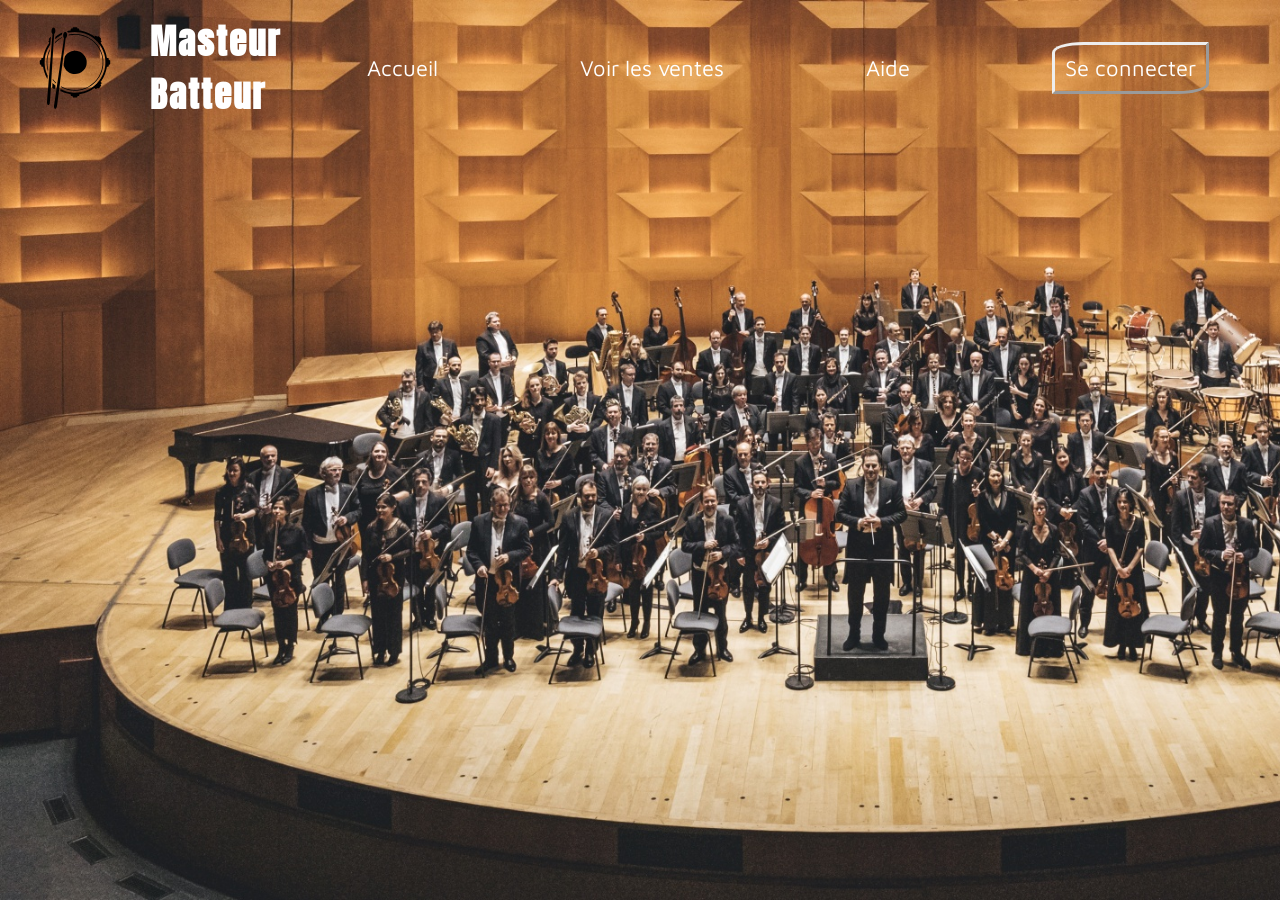
<file: concerto.html>
<!doctype html>   <!-- Chaques balises doivent être refermées -->
<html lang="fr">
	<head> <!-- entête -->
		<meta charset="utf-8">
		<title>Master Batteur</title>
		<link rel="stylesheet" href="../Css/css_main.css">
		<link rel="icon" href="../images/logo.svg" />
		<link rel="preconnect" href="https://fonts.googleapis.com">
		<link rel="preconnect" href="https://fonts.gstatic.com" crossorigin>
		<link href="https://fonts.googleapis.com/css2?family=Anton&display=swap" rel="stylesheet">
		<script src="main.js"></script>
		<script src="https://cdnjs.cloudflare.com/ajax/libs/gsap/3.11.4/gsap.min.js" integrity="sha512-f8mwTB+Bs8a5c46DEm7HQLcJuHMBaH/UFlcgyetMqqkvTcYg4g5VXsYR71b3qC82lZytjNYvBj2pf0VekA9/FQ==" crossorigin="anonymous" referrerpolicy="no-referrer"></script>
	</head>

	<body>
		<section class="top-page">
			<nav class="navbar">
				<ul class="flex3">
					<img class="logo" src="../images/logo.svg" alt="Logo du site">
					<h1>Masteur Batteur</h1>
				</ul>
				<ul class="flex1">
					<a href="../site-web.html">Accueil</a>
					<li>Voir les ventes</li>
					<li>Aide</li>
					<a href="page_connexion.html" target="_blank" style="color:white" class="button">Se connecter</a>
				</ul>
			</nav>
		</section>
</file>
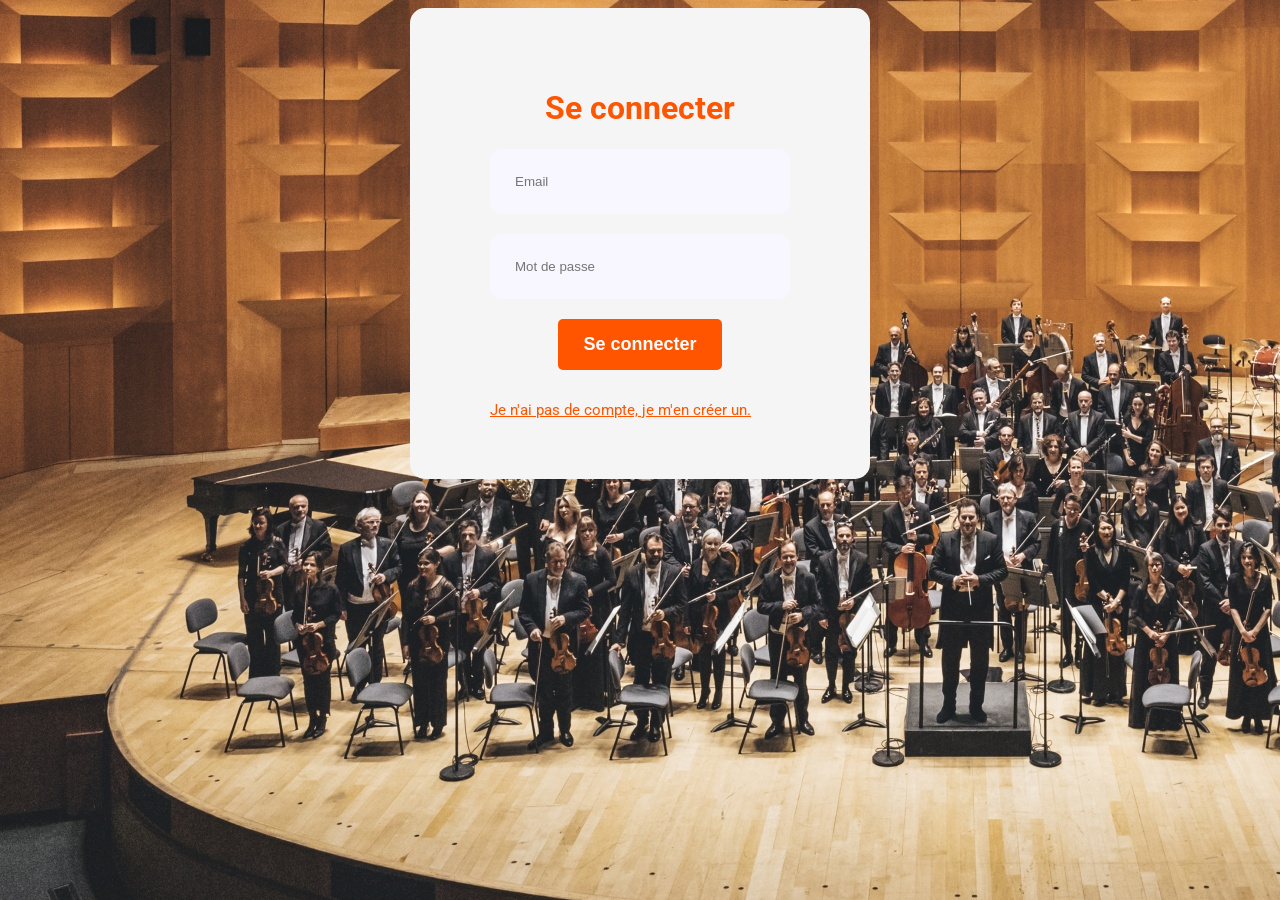
<file: page_connexion.html>
<!doctype html>   <!-- Chaques balises doivent être refermées -->
<html lang="fr">
    <head>
        <meta charset="UTF-8">
        <meta http-equiv="X-UA-Compatible" content="IE=edge">
        <meta name="viewport" content="width=device-width, initial-scale=1.0">
        <title>Page de connexion</title>
        <link rel="icon" href="images/logo.jpg" />
        <link rel="stylesheet" href="../Css/css_page-connexion.css">
        <link rel="stylesheet" href="https://use.fontawesome.com/releases/v5.13.0/css/all.css">
    </head>

    <body>
        <form>
            <h1>Se connecter</h1>
            <div class="inputs">
                <input type="email" placeholder="Email">
                <input type="password" placeholder="Mot de passe">
            </div>
            <div align="center">
                <button type="submit">Se connecter</button>
            </div>
            <a href="page_inscription.html" class="inscription">Je n'ai pas de compte, je m'en créer un.</a>
        </form>
    </body>
</html>
</file>
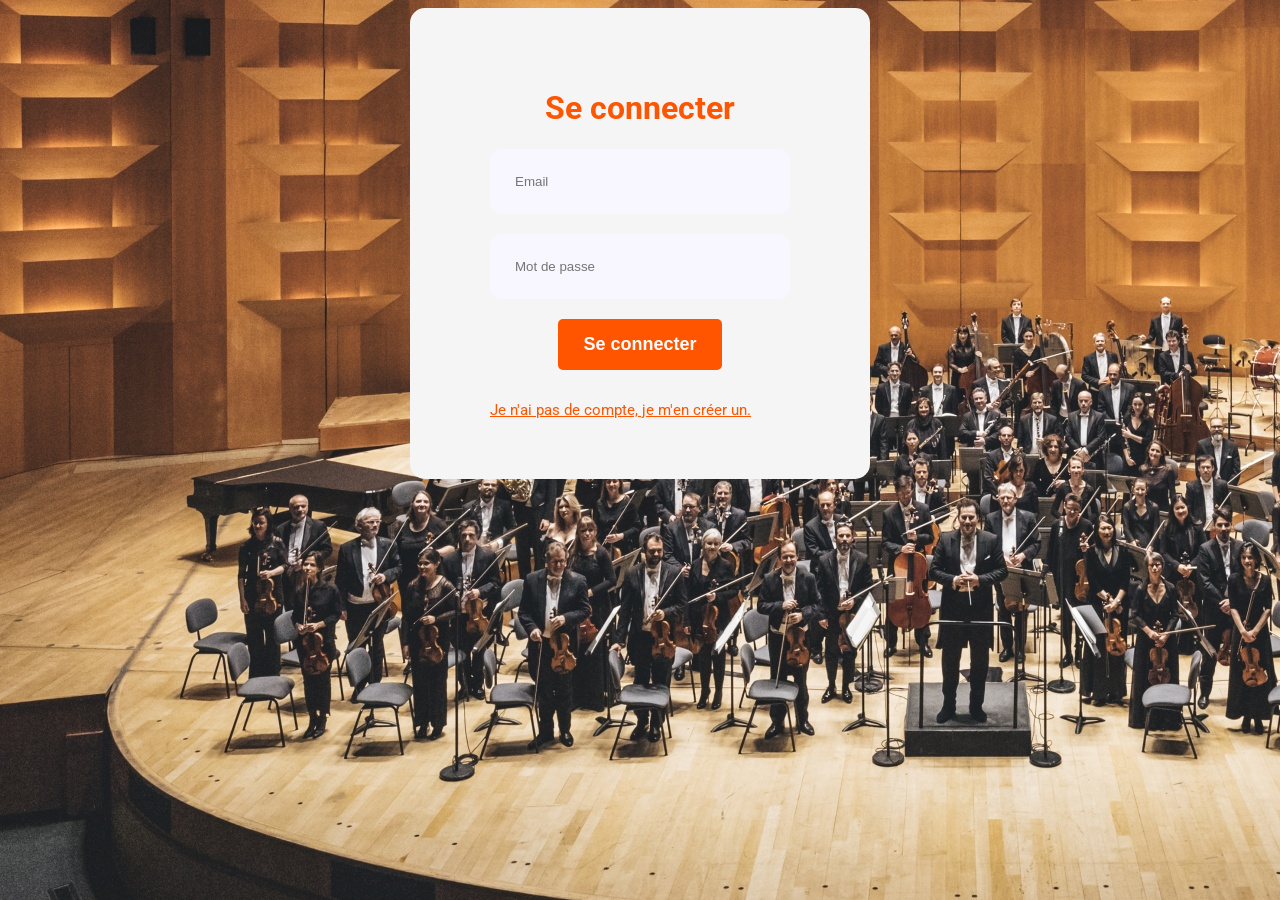
<file: php/page_connexion.html>
<!doctype html>   <!-- Chaques balises doivent être refermées -->
<html lang="fr">
    <head>
        <meta charset="UTF-8">
        <meta http-equiv="X-UA-Compatible" content="IE=edge">
        <meta name="viewport" content="width=device-width, initial-scale=1.0">
        <title>Page de connexion</title>
        <link rel="icon" href="images/logo.jpg" />
        <link rel="stylesheet" href="../Css/css_page-connexion.css">
        <link rel="stylesheet" href="https://use.fontawesome.com/releases/v5.13.0/css/all.css">
    </head>

    <body>
        <form action="inscription.php" method = "post">
            <h1>Se connecter</h1>
            <div class="inputs">
                <input type="email" name="email" placeholder="Email">
                <input type="password" name="password" placeholder="Mot de passe">
            </div>
            <div align="center">
                <button type="submit">Se connecter</button>
            </div>
            <a href="page_inscription.html" class="inscription">Je n'ai pas de compte, je m'en créer un.</a>
        </form>
    </body>
</html>
</file>
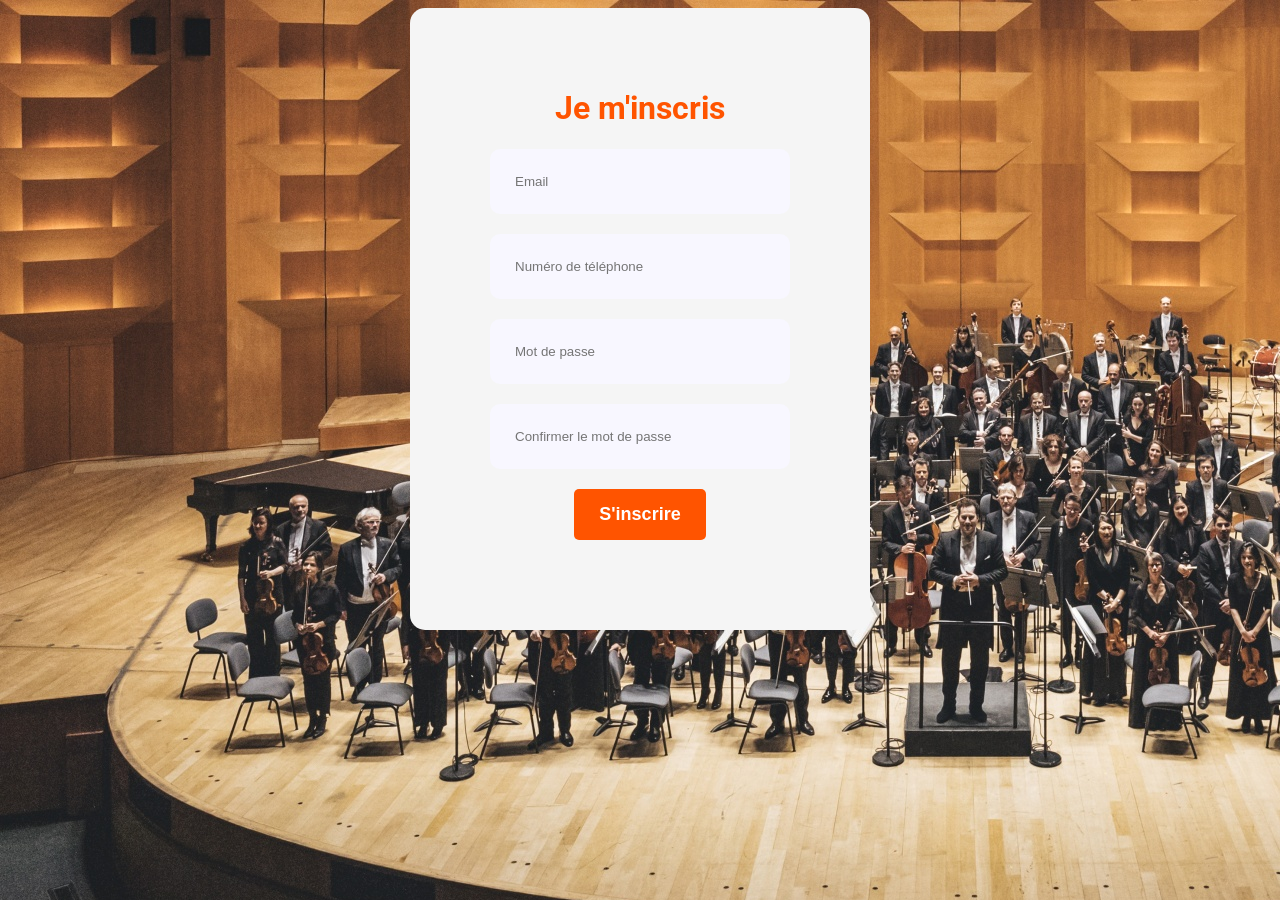
<file: php/page_inscription.html>
<!doctype html>   <!-- Chaques balises doivent être refermées -->
<html lang="fr">
    <head>
        <meta charset="UTF-8">
        <meta http-equiv="X-UA-Compatible" content="IE=edge">
        <meta name="viewport" content="width=device-width, initial-scale=1.0">
        <title>Page d'inscription</title>
        <link rel="icon" href="images/logo.jpg" />
        <link rel="stylesheet" href="../Css/css_page-connexion.css">
        <link rel="stylesheet" href="https://use.fontawesome.com/releases/v5.13.0/css/all.css">
    </head>

    <body>
        <form action="inscription.php" method="post">
            <h1>Je m'inscris</h1>
            <div class="inputs">
                <input type="email" name="email" placeholder="Email">
                <input type="tel" name="tel" maxlength="10" placeholder="Numéro de téléphone">
                <input type="password" name="password1" class="mdp1" placeholder="Mot de passe">
                <input type="password" name="password2" class="mdp2" placeholder="Confirmer le mot de passe">
            </div>
            <div align="center">
                <button type="submit" name="S'inscrire">S'inscrire</button>
            </div>
        </form>
    </body>
</html>
</file>
<file: Css/css_main.css>
@import url('https://fonts.googleapis.com/css2?family=Anton&family=Maven+Pro:wght@500&display=swap');
body{
	margin: 0px auto;
}

section.top-page{
	background-image: url(../images/orchestre.jpg) ;
	background-size: cover;
	height: 100vh;
}

img.logo{
	width: 150px;
	height: 150px;
}
/* Menu de navigation */

nav ul{
	display: flex;
	list-style-type: none;
	color: white;
	align-items: center;
}
ul.flex1 {
	width: 80vw;
	justify-content: space-around;
	font-family: 'Maven Pro', sans-serif;
	font-size: 22px;
}

ul.flex3{
	width: 20vw;
	display: flex;
	font-size: 30px;
	padding-left: 0px;
	font-family: 'Anton', sans-serif;
	letter-spacing: 2px;
}

nav.navbar{
	display: flex;
	flex-wrap: nowrap;
	justify-content: space-between;
	padding-top: 0;
	height: 15vh;
}

.button {
	padding: 10px;
	border-style: outset;
	border-top-left-radius: 20%;
	border-bottom-right-radius: 20%;
	text-decoration: none;
}

nav ul li:hover{
	transform: scale(1.2);
	text-decoration: underline;
	cursor: pointer;
}
nav ul a{
	color: white;
	text-decoration:none;
}

nav ul a:hover{
	transform: scale(1.1);
	text-decoration: underline;
	cursor: pointer;
}



/* Selection des catégories de concert souhaité */

.all_concert {
	justify-content: center;
	display: flex;
}

.item{
	width: 5vw;
	height: 20vh;
	background-position: center;
	border-radius: 3vw;
	background-size: contain;
	margin: 1vw;
	background-color: red;
	display: flex;
	justify-content: center;
}

.all_concert .text{
	font-family: 'Anton', sans-serif;
	text-decoration: none;
	position: absolute;
	margin: 0;
	color: gray;
	font-size: 25px;
	display: none;
}

.all_concert .active{
	font-family: 'Maven pro', sans-serif;
	text-decoration: none;
	position: absolute;
	margin: 0;
	color: white;
	font-size: 35px;
	display: block;
	cursor: pointer;
	background-size: contain;

}

.all_concert .active:hover{
	text-decoration: underline;
	transform: scale(1.1);
}
</file>
<file: Css/css_page-connexion.css>
/* Page de connexion */
@import url('https://fonts.googleapis.com/css2?family=Anton&family=Maven+Pro:wght@400;500&family=Roboto&display=swap');
body{
	display: flex;
	justify-content: center;
	align-items: center;
    background-image: url(../images/orchestre.jpg);
 }   

form{
    font-family: 'Roboto', sans-serif;
    background-color: #f5f5f5;
    padding: 60px 80px;
    border-radius: 15px;
    min-width: 300px;
}

h1{
    color: #ff5400;
    text-align: center;
}

form .inputs{
    display: flex;
    flex-direction: column;
}

form .inputs input[type="email"], input[type="password"], input[type="tel"]{
    padding: 25px;
    border-radius: 10px;
    border: none;
    background-color: #f8f7ff;
    margin-bottom: 20px;
    outline-color: #ff5400;
}

form a.inscription{
    font-size: 15px;
    color: #ff5400;
}

form button{
    padding: 15px 25px;
    border: none;
    border-radius: 5px;
    color: white;
    background-color: #ff5400;
    margin-bottom: 30px;
    font-size: 18px;
    font-weight: 700;
    cursor: pointer;
}
</file>
